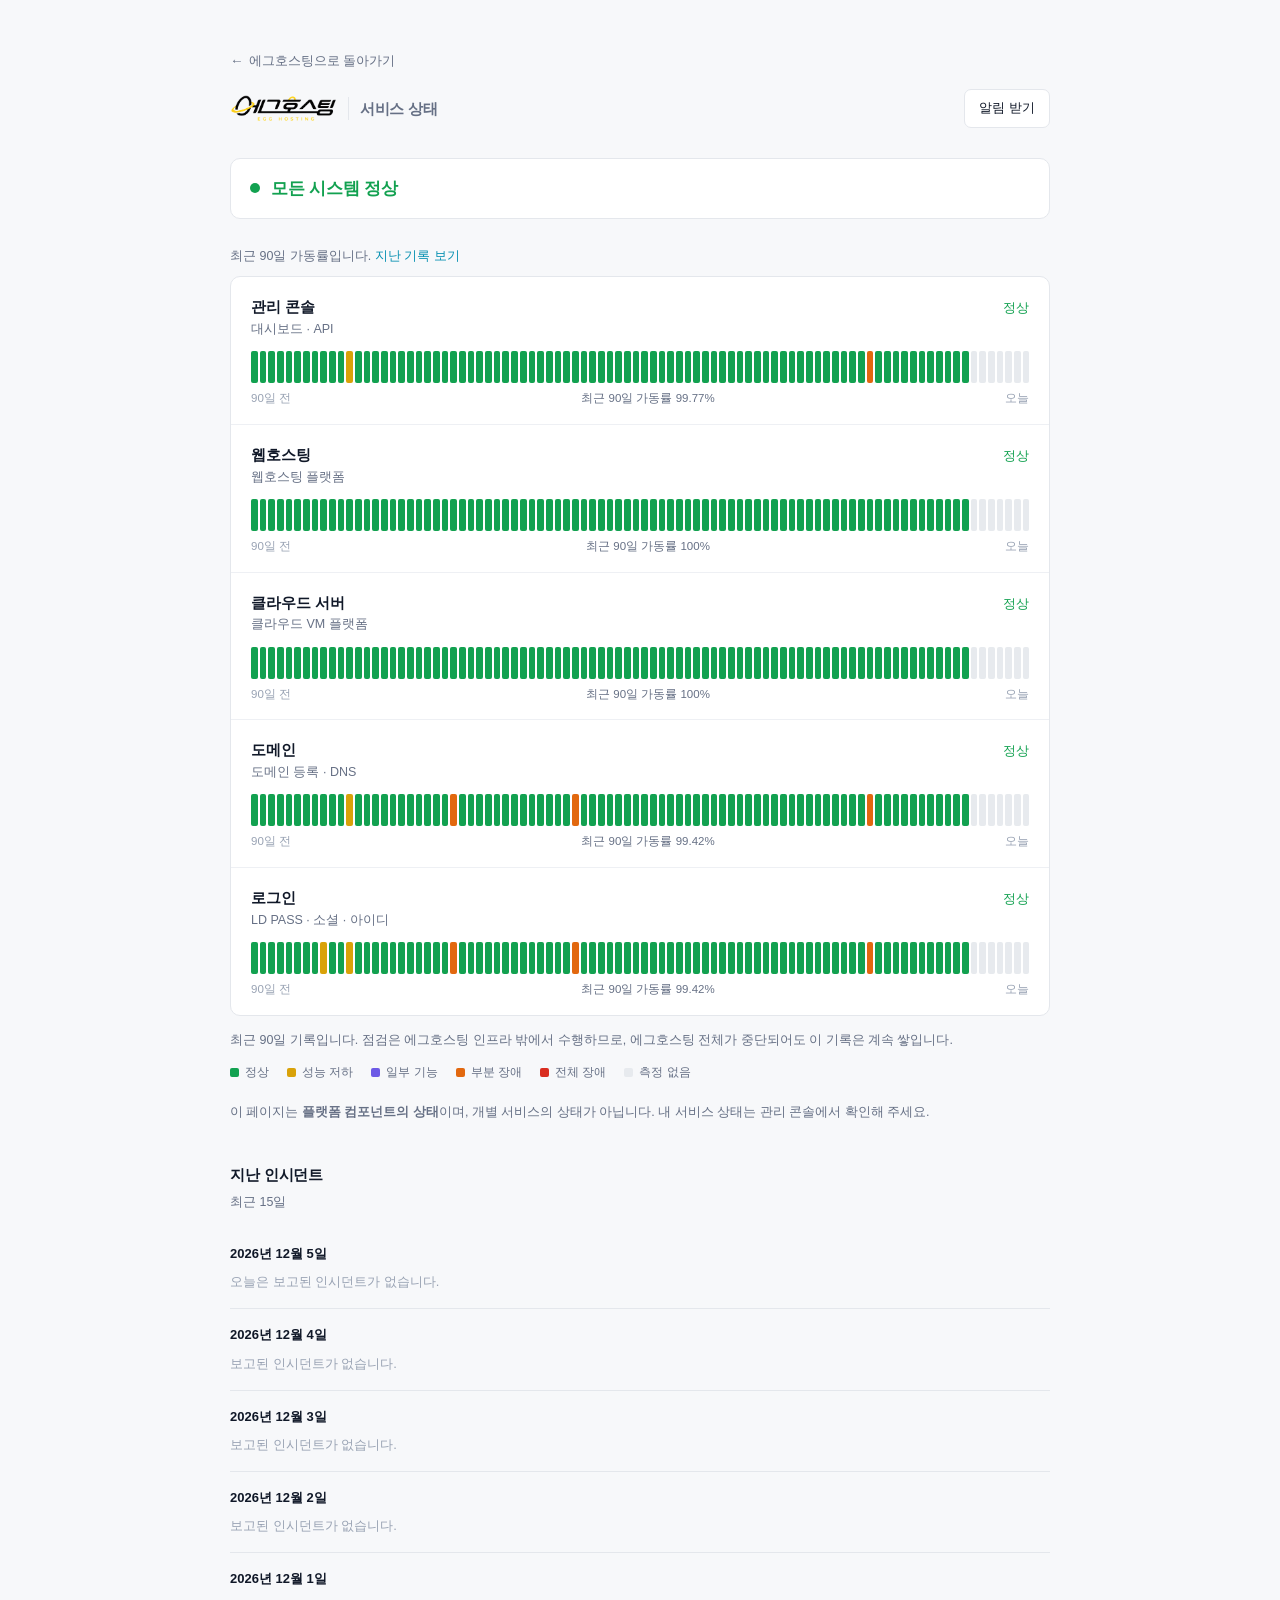
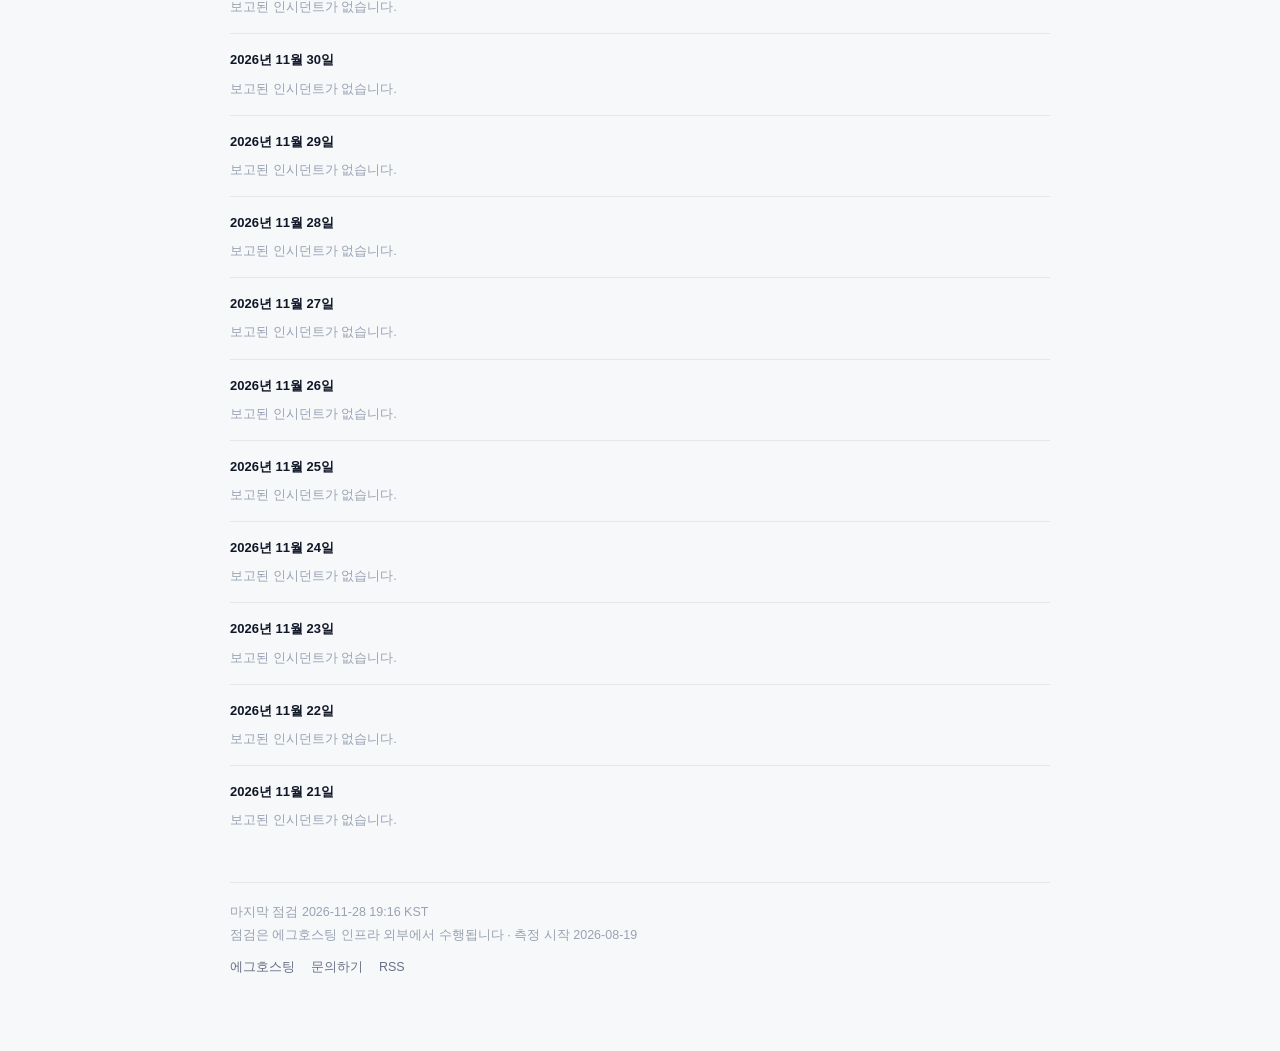
<file: docs/index.html>
<!doctype html>
<html lang="ko">
<head>
<meta charset="utf-8">
<meta name="viewport" content="width=device-width, initial-scale=1">
<title>에그호스팅 서비스 상태</title>
<meta name="description" content="에그호스팅의 서비스별 운영 상태. 에그호스팅 인프라 외부에서 측정합니다.">
<meta property="og:title" content="에그호스팅 서비스 상태">
<meta property="og:description" content="서비스별 운영 상태를 에그호스팅 인프라 외부에서 측정해 공개합니다.">
<meta property="og:type" content="website">
<link rel="alternate" type="application/rss+xml" title="에그호스팅 서비스 상태" href="./feed.xml">
<link rel="icon" type="image/png" href="./favicon.png">
<link rel="stylesheet" href="./common.css">
<style>
  /* 전체 상태 배너 */
  .banner{display:flex;align-items:center;gap:11px;
    border:1px solid var(--line);background:var(--surface);
    border-radius:10px;padding:17px 19px;margin-bottom:28px}
  .banner .mark{width:10px;height:10px;border-radius:50%;flex:0 0 10px;background:var(--nodata)}
  .banner .txt{font-size:16.5px;font-weight:600;letter-spacing:-.01em}
  .banner.ok .mark{background:var(--ok)}             .banner.ok .txt{color:var(--ok)}
  .banner.degraded .mark{background:var(--degraded)} .banner.degraded .txt{color:var(--degraded)}
  .banner.partial .mark{background:var(--partial)}   .banner.partial .txt{color:var(--partial)}
  .banner.major .mark{background:var(--major)}       .banner.major .txt{color:var(--major)}
  .banner.unknown .txt{color:var(--muted)}

  /* 컴포넌트 — 카드 하나 안에서 얇은 divider 로만 구분 */
  .panel{border:1px solid var(--line);background:var(--surface);border-radius:10px;overflow:hidden}
  .comp{padding:19px 20px 16px;border-top:1px solid var(--line-soft)}
  .comp:first-child{border-top:0}
  .comp-head{display:flex;align-items:baseline;justify-content:space-between;gap:14px;margin-bottom:12px}
  .comp-name{font-size:14.5px;font-weight:600;letter-spacing:-.005em}
  .comp-desc{display:block;font-size:12.5px;color:var(--muted);font-weight:400;margin-top:1px;letter-spacing:0}
  .comp-state{font-size:13px;font-weight:550;white-space:nowrap;color:var(--muted)}
  .comp-state.ok{color:var(--ok)} .comp-state.degraded{color:var(--degraded)}
  .comp-state.minor{color:var(--minor)}
  .comp-state.partial{color:var(--partial)} .comp-state.major{color:var(--major)}

  /* 90일 바 */
  .bars{display:flex;gap:2px;height:32px;align-items:stretch}
  .seg{flex:1 1 0;min-width:0;border-radius:2px;background:var(--ok);cursor:default;
    transition:opacity .1s,transform .1s;transform-origin:center bottom}
  .seg.degraded{background:var(--degraded)} .seg.minor{background:var(--minor)}
  .seg.partial{background:var(--partial)} .seg.major{background:var(--major)}
  /* 측정 전·측정 없음. status.claude.com 처럼 높이는 같게 두고 색만 옅게 한다.
     높이를 낮추면 칸마다 길이가 달라 보여 오히려 눈에 걸린다. */
  .seg.nodata{background:var(--nodata)}
  .seg:hover{opacity:.6}
  .axis{display:flex;justify-content:space-between;margin-top:7px;font-size:11.5px;color:var(--faint)}
  .axis .uptime{color:var(--muted);font-variant-numeric:tabular-nums}

  .panel-cap{margin:14px 0 0;font-size:12.5px;color:var(--muted);line-height:1.7}

  /* 인시던트 이력 */
  .day{padding:16px 0;border-top:1px solid var(--line)}
  .day:first-of-type{border-top:0}
  .day-date{font-size:13px;font-weight:650;color:var(--fg);margin-bottom:8px}
  .day-none{font-size:13px;color:var(--faint)}
  .inc{margin-top:16px}
  .inc:first-of-type{margin-top:0}
  .inc-title{font-size:14px;font-weight:600;letter-spacing:-.005em;margin-bottom:7px}
  /* 영향 범위 뱃지. 막대와 같은 색을 쓴다 — 같은 뜻에 다른 색을 쓰면 헷갈린다.
     배경은 색을 옅게 깔고 글자만 진하게. 꽉 찬 색 덩어리는 제목보다 세다. */
  .inc-badge{display:inline-block;margin-right:7px;padding:1px 7px;border-radius:10px;
    font-size:11.5px;font-weight:700;letter-spacing:0;vertical-align:1px;
    color:var(--major);background:color-mix(in srgb,var(--major) 13%,transparent)}
  .inc-badge.partial{color:var(--partial);background:color-mix(in srgb,var(--partial) 13%,transparent)}
  .inc-badge.degraded{color:var(--degraded);background:color-mix(in srgb,var(--degraded) 15%,transparent)}
  .inc-badge.minor{color:var(--minor);background:color-mix(in srgb,var(--minor) 14%,transparent)}
  .inc-updates{margin:0;padding:0;list-style:none}
  .inc-updates li{padding:6px 0 6px 13px;border-left:2px solid var(--line);font-size:13px}
  .inc-updates b{font-weight:600;font-size:12.5px;margin-right:7px}
  .inc-updates time{color:var(--faint);font-size:12px;display:block;margin-top:2px;
    font-variant-numeric:tabular-nums}

  .note{margin-top:20px;color:var(--muted);font-size:12.5px;line-height:1.75}

  @media (max-width:560px){
    .comp{padding:16px 14px 13px}
    .bars{height:28px;gap:1.5px}
    .axis .mid{display:none}
  }
</style>
</head>
<body>
<div class="wrap">
  <!--
    상태판은 대개 다른 사이트에서 넘어와 보는 화면이다. 에구 푸터의 「상태」를
    누르면 여기로 오는데, 돌아갈 길이 없어서 브라우저 뒤로가기를 아는 사람만
    돌아갔다. 온 곳을 여기에 적어 준다.

    기본값은 에그호스팅이다. 자바스크립트가 안 돌아도 아무 데도 못 가는
    화면은 되지 않는다.
  -->
  <a class="back-site" id="back" href="https://egghosting.com" title="돌아가기">
    <span class="arrow" aria-hidden="true">←</span><span id="backText">에그호스팅으로 돌아가기</span>
  </a>

  <header>
    <div class="brand">
      <a href="https://egghosting.com" title="에그호스팅">
        <img class="logo-light" src="./logo-light.png" alt="에그호스팅" width="320" height="81">
        <img class="logo-dark" src="./logo-dark.png" alt="에그호스팅" width="320" height="81">
      </a>
      <h1>서비스 상태</h1>
    </div>
    <div class="subscribe">
      <button class="sub-btn" id="subBtn" aria-expanded="false">알림 받기</button>
      <div class="sub-panel" id="subPanel">
        <p>RSS 리더에 아래 주소를 등록하면 인시던트가 올라올 때 알림을 받을 수 있습니다.</p>
        <a href="./feed.xml" id="feedLink">RSS 피드 열기</a>
      </div>
    </div>
  </header>

  <div class="banner unknown" id="banner">
    <span class="mark"></span><span class="txt">불러오는 중</span>
  </div>

  <!--
    status.claude.com 은 이 문장을 막대 '위' 에 둔다.
    아래에 두면 다 훑고 나서야 「지난 기록도 있다」를 알게 된다.
  -->
  <p class="uptime-link">최근 90일 가동률입니다. <a href="./uptime/">지난 기록 보기</a></p>

  <div class="panel" id="panel"></div>

  <p class="panel-cap">최근 90일 기록입니다. 점검은 에그호스팅 인프라 밖에서 수행하므로,
    에그호스팅 전체가 중단되어도 이 기록은 계속 쌓입니다.</p>

  <div class="legend">
    <span><i class="ok"></i>정상</span>
    <span><i class="degraded"></i>성능 저하</span>
    <span><i class="minor"></i>일부 기능</span>
    <span><i class="partial"></i>부분 장애</span>
    <span><i class="major"></i>전체 장애</span>
    <span><i></i>측정 없음</span>
  </div>

  <div class="note">
    이 페이지는 <b>플랫폼 컴포넌트의 상태</b>이며, 개별 서비스의 상태가 아닙니다.
    내 서비스 상태는 관리 콘솔에서 확인해 주세요.
  </div>

  <!--
    status.claude.com 의 Incidents | Uptime 자리다.
    가동률은 화면을 따로 둔다 — 90일 바는 "지금 어떤가", 달력은 "이번 달 어땠나" 라
    보는 목적이 다르고, 한 화면에 다 넣으면 둘 다 흐려진다.
  -->
  <h2 class="section-title" id="incidents">지난 인시던트</h2>
  <p class="section-sub" id="incSub">최근 14일</p>
  <div id="incidentList"></div>

  <footer>
    <p id="checked">—</p>
    <p id="meta">점검은 에그호스팅 인프라 외부에서 수행됩니다</p>
    <p class="foot-links">
      <a href="https://egghosting.com">에그호스팅</a>
      <a href="https://egghosting.com/support">문의하기</a>
      <a href="./feed.xml">RSS</a>
    </p>
  </footer>
</div>

<div id="tip" role="tooltip"></div>

<script src="./common.js"></script>
<script>
const INCIDENT_DAYS = 15; // "지난 인시던트" 에서 날짜별로 훑을 일수. status.claude.com 과 동일.

function uptimeText(perDay, compId) {
  /* 막대 색과 같은 기준으로 센다. 초록으로 칠해 놓고 %만 깎으면 앞뒤가 안 맞는다. */
  let ok = 0, total = 0;
  for (const key of dayKeys(DAYS)) {
    const c = perDay[key];
    if (!c || !c.total) continue;
    ok += c.total - badSamples(c, (INC_INDEX[compId] || {})[key] || []); total += c.total;
  }
  if (!total) return '측정 데이터 없음';
  const pct = (ok / total) * 100;
  return `가동률 ${pct >= 99.995 ? '100' : pct.toFixed(2)}%`;
}

/* ── 인시던트를 (컴포넌트, 날짜) 로 색인해 툴팁에서 바로 찾도록 한다. ── */
let CORRECTIONS = [];   // 손으로 바로잡은 날 (state.json)
let SLOW_SEC = 0;       // 느림 기준(초). 컴포넌트가 알려준다.
let INCIDENTS = [];
let INC_INDEX = {};   // compId -> dayKey -> [{title, impact}]

function buildIncidentIndex(list, componentIds) {
  const idx = {};
  for (const id of componentIds) idx[id] = {};
  for (const inc of list) {
    const targets = Array.isArray(inc.components) && inc.components.length
      ? inc.components.filter((id) => idx[id]) : componentIds;
    const from = kst(inc.startedAt).key;
    const to = inc.resolvedAt ? kst(inc.resolvedAt).key : dayKeys(1)[0];
    for (const id of targets) {
      for (const key of dayKeys(DAYS)) {
        if (key >= from && key <= to) (idx[id][key] = idx[id][key] || []).push(inc);
      }
    }
  }
  return idx;
}

/* ── 툴팁 ── */

function tipHtml(compId, key, cell, startedAt) {
  const incs0 = (INC_INDEX[compId] || {})[key] || [];
  const g = grade(cell, incs0);
  const measured = !!(cell && cell.total);
  const state = measured ? g.label : (startedAt && key < startedAt ? '측정 시작 전' : '측정 없음');
  const sub = measured && SHOW_UPTIME ? downtimeText(cell, incs0)
    : measured ? '' : '이 날짜는 아직 측정하지 않았습니다.';

  /* 왜 그랬는지. 등급만 보여주면 "그래서 뭐가 문제였는데" 에 답할 수 없다. */
  const cause = causeText(cell);
  const causeHtml = cause ? `<div class="t-sub">${esc(cause)}</div>` : '';

  const slow = cell && cell.slow ? cell.slow : 0;
  const slowHtml = slow
    ? `<div class="t-sub">느린 응답 ${slow}회${SLOW_SEC ? ` (${SLOW_SEC}초 초과)` : ''}</div>`
    : '';

  /* 손으로 바로잡은 날은 그렇다고 밝힌다. 조용히 고치면 이 상태판을 못 믿는다. */
  const fix = (CORRECTIONS || []).find((c) => c.component === compId && c.day === key);
  const fixHtml = fix ? `<div class="t-fix">보정됨 · ${esc(fix.reason)}</div>` : '';

  /* status.claude.com 은 "Related" 아래에 그날 걸린 인시던트 제목을 나열한다. */
  const incs = incs0;
  const incHtml = incs.length
    ? `<div class="t-inc"><span class="t-inc-h">관련</span>${
        incs.map((i) => `<b>${esc(i.title)}</b>`).join('')}</div>`
    : '';

  return `<div class="t-date">${esc(longDate(key))}</div>
    <div class="t-state"><i class="${measured ? g.cls : ''}"></i>${esc(state)}</div>
    ${sub ? `<div class="t-sub">${esc(sub)}</div>` : ''}
    ${causeHtml}${slowHtml}${fixHtml}${incHtml}`;
}


/* ── 렌더 ── */
function renderComponents(state) {
  const comps = state.components || [];
  const daily = state.daily || {};
  const keys = dayKeys(DAYS);

  document.getElementById('panel').innerHTML = comps.map((c) => {
    const perDay = daily[c.id] || {};
    /* 떠 있어도 늘어지면 「정상」 이 아니다. 지금 느린 걸 초록으로 두면
       사람들이 "되는데 왜 이렇게 느리냐" 고 물을 때 이 페이지가 아니라고 답한다. */
    const slowNow = c.up && c.slowMs && c.latencyMs > c.slowMs;
    const cls = !c.up ? 'major' : slowNow ? 'degraded' : 'ok';
    const stateLabel = !c.up ? '장애' : slowNow ? '느림' : '정상';
    const segs = keys.map((key) => {
      const cell = perDay[key];
      const g = grade(cell, (INC_INDEX[c.id] || {})[key] || []);
      return `<div class="seg ${g.cls}" data-comp="${esc(c.id)}" data-key="${esc(key)}"></div>`;
    }).join('');

    return `<div class="comp">
      <div class="comp-head">
        <span class="comp-name">${esc(c.name)}<span class="comp-desc">${esc(c.desc)}</span></span>
        <span class="comp-state ${cls}">${esc(stateLabel)}</span>
      </div>
      <div class="bars">${segs}</div>
      <div class="axis">
        <span>${DAYS}일 전</span>
        ${SHOW_UPTIME ? `<span class="uptime">최근 ${DAYS}일 ${esc(uptimeText(perDay, c.id))}</span>` : '<span></span>'}
        <span>오늘</span>
      </div>
    </div>`;
  }).join('');

  /* 세그먼트가 많아 개별 리스너 대신 위임으로 처리한다. */
  const panel = document.getElementById('panel');
  panel.onmouseover = (e) => {
    const seg = e.target.closest('.seg');
    if (!seg) return;
    const c = comps.find((x) => x.id === seg.dataset.comp);
    if (!c) return;
    const cell = (daily[c.id] || {})[seg.dataset.key];
    showTip(seg, tipHtml(c.id, seg.dataset.key, cell, state.startedAt));
  };
  panel.onmouseout = (e) => { if (e.target.closest('.seg')) hideTip(); };
  panel.onmouseleave = hideTip;
}

function renderBanner(state) {
  const comps = state.components || [];
  const down = comps.filter((c) => !c.up);
  const slow = comps.filter((c) => c.up && c.slowMs && c.latencyMs > c.slowMs);
  const o = comps.length === 0 ? { cls: 'unknown', text: '측정 준비 중' }
    : down.length === comps.length && down.length > 0 ? { cls: 'major', text: '전체 시스템 장애' }
    : down.length > 0 ? { cls: 'partial', text: `일부 시스템 장애 · ${down.length}건` }
    : slow.length > 0 ? { cls: 'degraded', text: `응답 지연 · ${slow.length}건` }
    : { cls: 'ok', text: '모든 시스템 정상' };
  const b = document.getElementById('banner');
  b.className = 'banner ' + o.cls;
  b.querySelector('.txt').textContent = o.text;
}

const INC_STAGE = { investigating: '원인 확인 중', identified: '원인 파악', monitoring: '경과 관찰', resolved: '해결' };

/* 영향 범위. 막대 색과 같은 말을 쓴다 — 상태판 안에서 말이 갈리면 안 된다.
   minor 는 「서비스는 도는데 기능 하나가 안 되는」 경우다. 소셜 로그인 같은 것. */
const INC_IMPACT = { major: '전체 장애', partial: '부분 장애', minor: '일부 기능', degraded: '성능 저하' };

/* status.claude.com 과 같은 형태 — 날짜별로 훑고, 조용한 날은 그렇다고 적는다.
   최신 날짜가 위로 오고, 한 인시던트 안에서는 최신 업데이트(해결)가 위로 온다. */
function renderIncidents() {
  const today = dayKeys(1)[0];

  const html = dayKeys(INCIDENT_DAYS).reverse().map((key) => {
    const todays = INCIDENTS.filter((i) => kst(i.startedAt).key === key);
    if (todays.length === 0) {
      return `<div class="day">
        <div class="day-date">${esc(longDate(key))}</div>
        <div class="day-none">${key === today ? '오늘은 보고된 인시던트가 없습니다.' : '보고된 인시던트가 없습니다.'}</div>
      </div>`;
    }
    const items = todays.map((inc) => {
      /* 시간 역순. 입력 순서를 믿지 않고 at 으로 정렬한다. */
      const updates = [...(inc.updates || [])]
        .sort((a, b) => String(b.at).localeCompare(String(a.at)))
        .map((u) => `<li>
          <b>${esc(INC_STAGE[u.status] || u.status || '')}</b>· ${esc(u.body || '')}
          <time>${esc(fmtKst(u.at))}</time></li>`).join('');
      /* 영향 범위를 색으로 먼저 보인다. 「전체가 죽었나 기능 하나인가」가
         제목을 읽기 전에 구분돼야 한다. */
      /* 영향 범위를 색으로 먼저 보인다. 「전체가 죽었나 기능 하나인가」가
         제목을 읽기 전에 구분돼야 한다. */
      const badge = INC_IMPACT[inc.impact]
        ? `<span class="inc-badge ${esc(inc.impact)}">${esc(INC_IMPACT[inc.impact])}</span>`
        : '';
      return `<div class="inc">
        <div class="inc-title">${badge}${esc(inc.title)}</div>
        <ul class="inc-updates">${updates}</ul>
      </div>`;
    }).join('');
    return `<div class="day"><div class="day-date">${esc(longDate(key))}</div>${items}</div>`;
  }).join('');

  document.getElementById('incidentList').innerHTML = html;
  document.getElementById('incSub').textContent = `최근 ${INCIDENT_DAYS}일`;
}

function renderFooter(state) {
  document.getElementById('checked').textContent =
    `마지막 점검 ${state.updatedAt ? fmtKst(state.updatedAt) : '—'}`;
  document.getElementById('meta').textContent =
    '점검은 에그호스팅 인프라 외부에서 수행됩니다'
    + (state.startedAt ? ` · 측정 시작 ${state.startedAt}` : '');
}

/* ── 구독 패널 ── */
const subBtn = document.getElementById('subBtn');
const subPanel = document.getElementById('subPanel');
subBtn.addEventListener('click', (e) => {
  e.stopPropagation();
  const open = subPanel.classList.toggle('open');
  subBtn.setAttribute('aria-expanded', String(open));
});
document.addEventListener('click', () => {
  subPanel.classList.remove('open');
  subBtn.setAttribute('aria-expanded', 'false');
});
/* 상대경로 RSS 는 리더에 붙여넣기 어려우므로 절대주소로 바꿔준다. */
document.getElementById('feedLink').href = new URL('./feed.xml', location.href).href;

/* ── 로드 ── */

function load() {
  Promise.all([
    fetch('./state.json', noStore).then((r) => {
      if (!r.ok) throw new Error('HTTP ' + r.status); return r.json();
    }),
    /* 인시던트는 사람이 쓰는 파일이라 없을 수 있다. 없으면 조용히 빈 목록. */
    fetch('./incidents.json', noStore).then((r) => (r.ok ? r.json() : [])).catch(() => []),
  ]).then(([state, incidents]) => {
    INCIDENTS = Array.isArray(incidents) ? incidents : [];
    CORRECTIONS = Array.isArray(state.corrections) ? state.corrections : [];
    SLOW_SEC = Math.round(((state.components || [])[0]?.slowMs || 0) / 1000);
    INC_INDEX = buildIncidentIndex(INCIDENTS, (state.components || []).map((c) => c.id));
    renderBanner(state);
    renderComponents(state);
    renderIncidents();
    renderFooter(state);
  }).catch(() => {
    const b = document.getElementById('banner');
    b.className = 'banner unknown';
    b.querySelector('.txt').textContent = '상태를 불러올 수 없습니다';
  });
}

load();
/* 열어둔 채로도 갱신되도록. 전체 새로고침 대신 데이터만 다시 읽는다. */
setInterval(load, 120000);
window.addEventListener('scroll', hideTip, { passive: true });
</script>
</body>
</html>
</file>
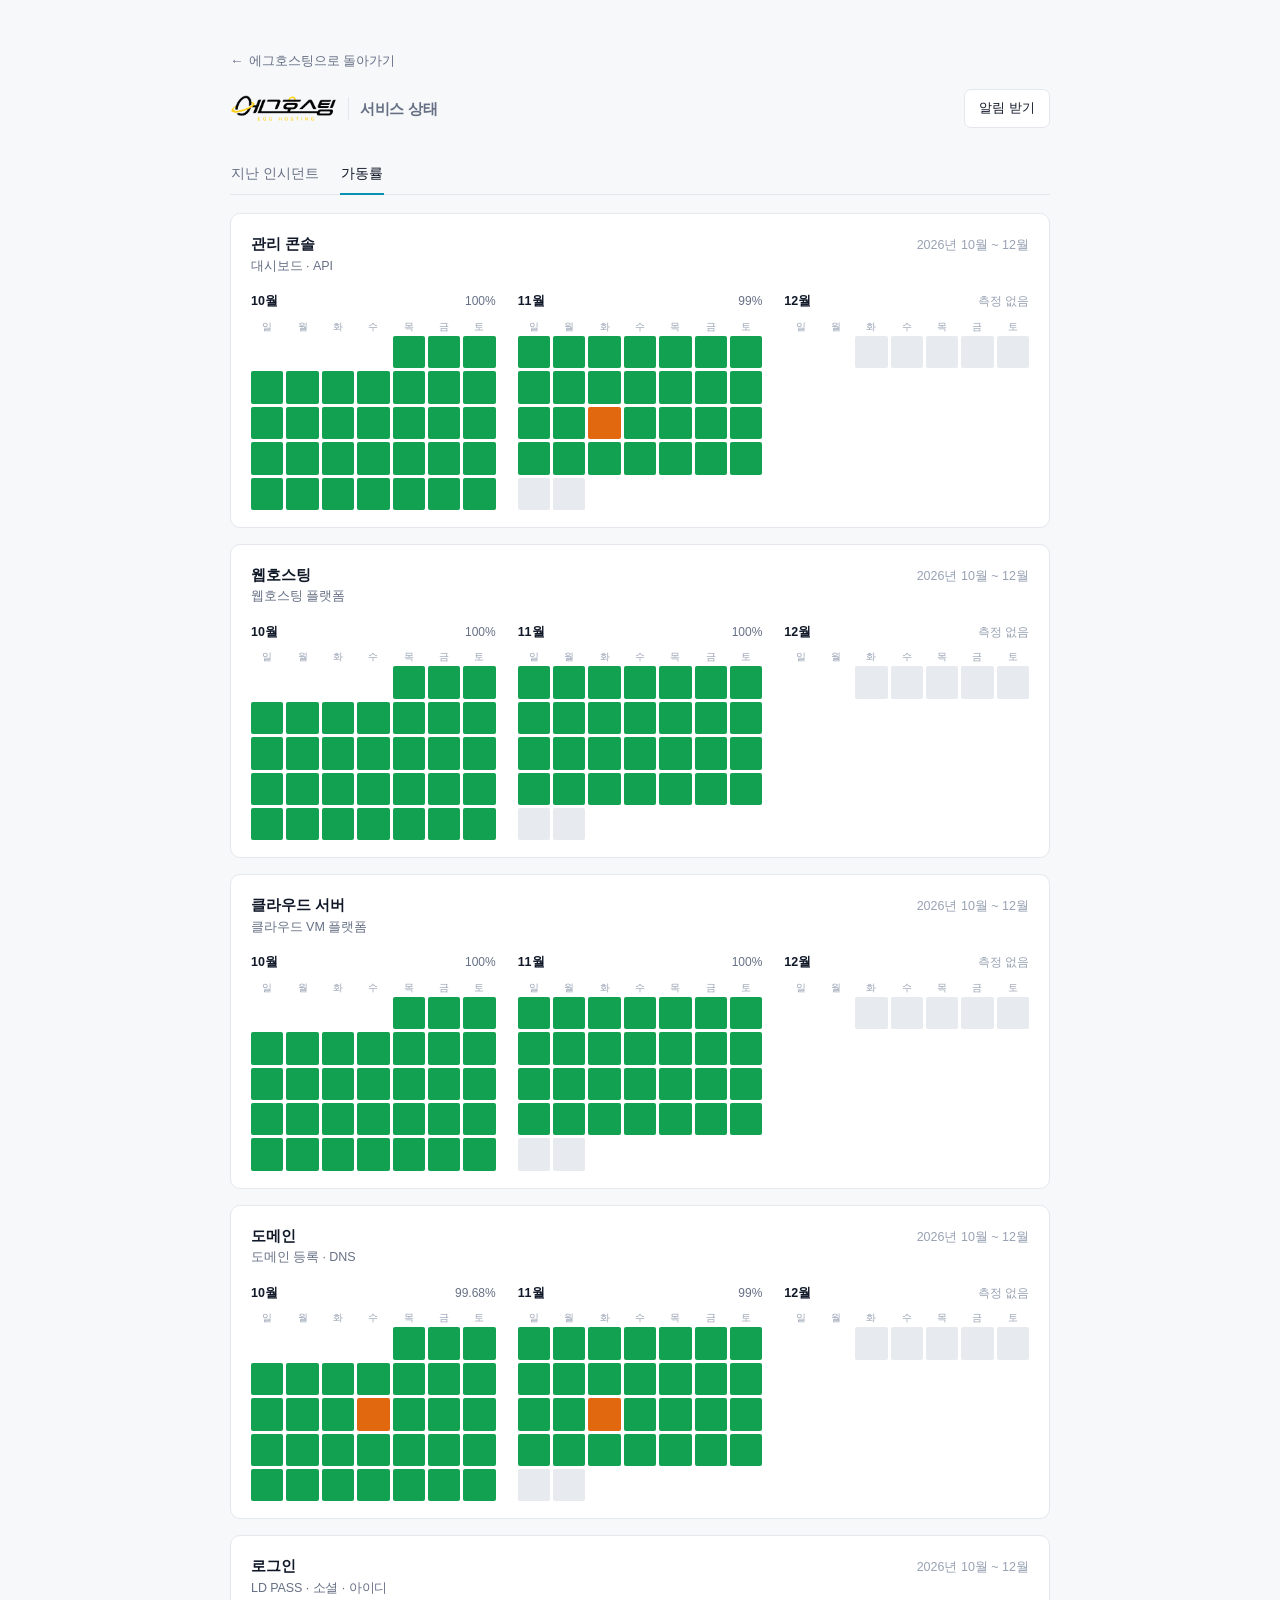
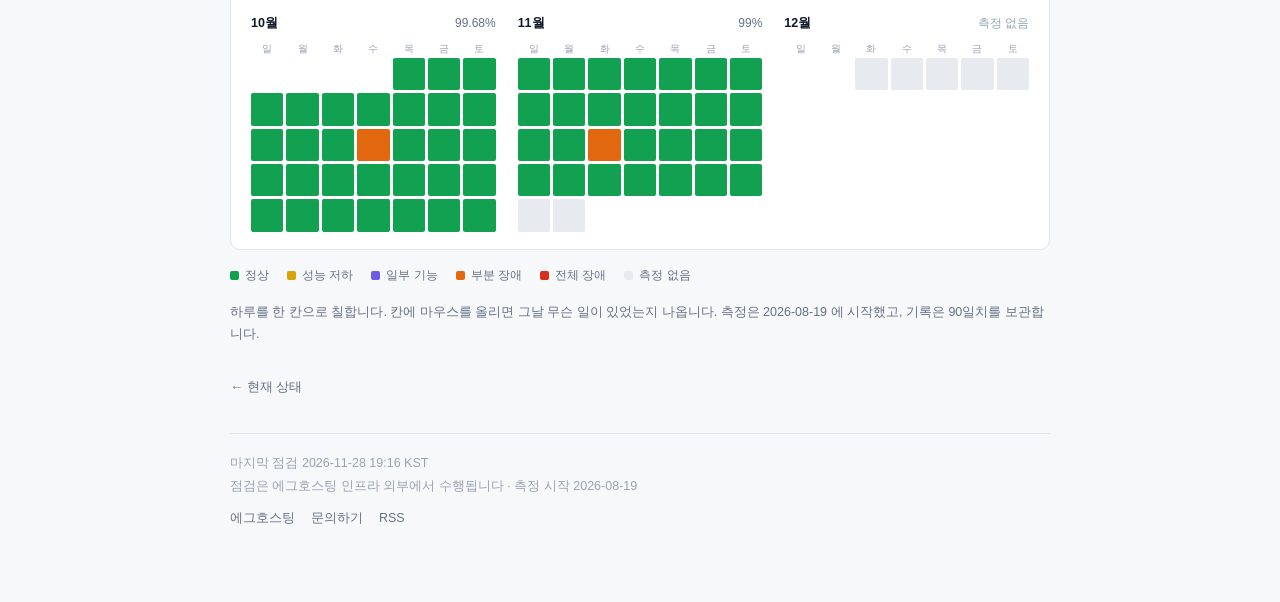
<file: docs/uptime/index.html>
<!doctype html>
<html lang="ko">
<head>
<meta charset="utf-8">
<meta name="viewport" content="width=device-width, initial-scale=1">
<title>가동률 — 에그호스팅 서비스 상태</title>
<meta name="description" content="에그호스팅 서비스별 월간 가동률. 에그호스팅 인프라 외부에서 측정합니다.">
<meta name="robots" content="noindex">
<link rel="alternate" type="application/rss+xml" title="에그호스팅 서비스 상태" href="../feed.xml">
<link rel="icon" type="image/png" href="../favicon.png">
<link rel="stylesheet" href="../common.css">
<style>
  /* 컴포넌트 한 덩어리 */
  .uc{border:1px solid var(--line);background:var(--surface);border-radius:10px;
    padding:19px 20px 17px;margin-bottom:16px}
  .uc-head{display:flex;align-items:baseline;justify-content:space-between;gap:14px;
    flex-wrap:wrap;margin-bottom:16px}
  .uc-name{font-size:14.5px;font-weight:600;letter-spacing:-.005em}
  .uc-desc{display:block;font-size:12.5px;color:var(--muted);font-weight:400;margin-top:1px}
  .uc-range{font-size:12.5px;color:var(--faint);white-space:nowrap;font-variant-numeric:tabular-nums}

  /* 달력 석 달 */
  .months{display:grid;grid-template-columns:repeat(3,1fr);gap:22px}
  /* 달이 적을 때 한 칸이 화면 폭만큼 늘어나면 네모가 커져서 달력으로 안 보인다. */
  .months.few{grid-template-columns:repeat(auto-fit,minmax(0,220px));justify-content:start}
  .month-head{display:flex;align-items:baseline;justify-content:space-between;gap:8px;margin-bottom:8px}
  .month-name{font-size:12.5px;font-weight:600;margin:0}
  .month-rate{font-size:12px;color:var(--muted);font-variant-numeric:tabular-nums}
  .month-rate.none{color:var(--faint)}

  /* 요일 머리 + 날짜 칸. 한 줄 7칸으로 실제 달력처럼 놓는다. */
  .dow{display:grid;grid-template-columns:repeat(7,1fr);gap:3px;margin-bottom:3px}
  .dow span{font-size:9.5px;color:var(--faint);text-align:center;line-height:1.4}
  .days{display:grid;grid-template-columns:repeat(7,1fr);gap:3px}
  .day{aspect-ratio:1;border-radius:2px;background:var(--nodata);cursor:default;
    transition:opacity .1s}
  .day.ok{background:var(--ok)} .day.degraded{background:var(--degraded)}
  .day.minor{background:var(--minor)}
  .day.partial{background:var(--partial)} .day.major{background:var(--major)}
  .day.blank{background:transparent;cursor:default}
  .day:not(.blank):hover{opacity:.6}

  .cap{margin:18px 0 0;font-size:12.5px;color:var(--muted);line-height:1.7}

  @media (max-width:640px){
    .months{grid-template-columns:1fr;gap:20px}
    .uc{padding:16px 14px 14px}
  }
</style>
</head>
<body>
<div class="wrap">
  <!--
    상태판은 대개 다른 사이트에서 넘어와 보는 화면이다. 에구 푸터의 「상태」를
    누르면 여기로 오는데, 돌아갈 길이 없어서 브라우저 뒤로가기를 아는 사람만
    돌아갔다. 온 곳을 여기에 적어 준다.

    기본값은 에그호스팅이다. 자바스크립트가 안 돌아도 아무 데도 못 가는
    화면은 되지 않는다.
  -->
  <a class="back-site" id="back" href="https://egghosting.com" title="돌아가기">
    <span class="arrow" aria-hidden="true">←</span><span id="backText">에그호스팅으로 돌아가기</span>
  </a>

  <header>
    <div class="brand">
      <a href="https://egghosting.com" title="에그호스팅">
        <img class="logo-light" src="../logo-light.png" alt="에그호스팅" width="320" height="81">
        <img class="logo-dark" src="../logo-dark.png" alt="에그호스팅" width="320" height="81">
      </a>
      <h1>서비스 상태</h1>
    </div>
    <div class="subscribe">
      <button class="sub-btn" id="subBtn" aria-expanded="false">알림 받기</button>
      <div class="sub-panel" id="subPanel">
        <p>RSS 리더에 아래 주소를 등록하면 인시던트가 올라올 때 알림을 받을 수 있습니다.</p>
        <a href="../feed.xml" id="feedLink">RSS 피드 열기</a>
      </div>
    </div>
  </header>

  <nav class="tabs">
    <a href="../#incidents">지난 인시던트</a>
    <a href="./" class="on" aria-current="page">가동률</a>
  </nav>

  <div id="panel"></div>

  <div class="legend">
    <span><i class="ok"></i>정상</span>
    <span><i class="degraded"></i>성능 저하</span>
    <span><i class="minor"></i>일부 기능</span>
    <span><i class="partial"></i>부분 장애</span>
    <span><i class="major"></i>전체 장애</span>
    <span><i></i>측정 없음</span>
  </div>

  <p class="cap" id="cap">하루를 한 칸으로 칠합니다. 칸에 마우스를 올리면 그날 무슨 일이 있었는지 나옵니다.</p>

  <p class="back"><a href="../">← 현재 상태</a></p>

  <footer>
    <p id="checked">—</p>
    <p id="meta">점검은 에그호스팅 인프라 외부에서 수행됩니다</p>
    <p class="foot-links">
      <a href="https://egghosting.com">에그호스팅</a>
      <a href="https://egghosting.com/support">문의하기</a>
      <a href="../feed.xml">RSS</a>
    </p>
  </footer>
</div>

<div id="tip" role="tooltip"></div>

<script src="../common.js"></script>
<script>
/* 몇 달치를 보여줄지. status.claude.com 과 같이 석 달. */
const MONTHS = 3;

/* 보관 기간(probe.mjs 의 RETAIN_DAYS)보다 뒤로는 갈 수 없다. 데이터가 지워져 있다. */
const RETAIN_DAYS = 90;

const DOW = ['일', '월', '화', '수', '목', '금', '토'];

let STATE = null;
let CORRECTIONS = [];
/* 사람이 적은 인시던트. 점검이 못 본 장애가 여기 담긴다. (compId → 날짜 → [인시던트]) */
let INC_INDEX = {};

/** 오늘(KST)의 연·월. 달력의 기준점이다. */
function thisMonth() {
  const k = new Date(Date.now() + 9 * 3600 * 1000);
  return { y: k.getUTCFullYear(), m: k.getUTCMonth() + 1 };
}

function shift({ y, m }, by) {
  const t = (y * 12 + (m - 1)) + by;
  return { y: Math.floor(t / 12), m: (t % 12) + 1 };
}

const pad = (n) => String(n).padStart(2, '0');
const keyOf = (y, m, d) => `${y}-${pad(m)}-${pad(d)}`;

/** 그 달의 날짜 키를 전부. 오늘 이후는 뺀다 — 아직 오지 않은 날을 회색으로 그리면 장애처럼 보인다. */
function daysOf(y, m) {
  const last = new Date(Date.UTC(y, m, 0)).getUTCDate();
  const today = dayKeys(1)[0];
  const out = [];
  for (let d = 1; d <= last; d += 1) {
    const key = keyOf(y, m, d);
    out.push({ key, future: key > today });
  }
  return out;
}

/** 그 달 무슨 요일부터 시작하는지. 앞을 빈 칸으로 채워 달력 모양을 맞춘다. */
const firstDow = (y, m) => new Date(Date.UTC(y, m - 1, 1)).getUTCDay();

/**
 * 한 달 가동률.
 *
 * <p>잰 날만 센다. 측정 시작 전이나 빠진 날을 100%로 치면 실제보다 좋아 보인다.
 * 잰 날이 하나도 없으면 숫자를 만들지 않고 「측정 없음」이라고 쓴다.
 */
function monthRate(perDay, y, m, compId) {
  /* 막대 색과 같은 기준으로 센다. 점검이 못 본 장애(인시던트)도 같이 깎는다 —
     초록으로 칠해 놓고 %만 다르게 하면 앞뒤가 안 맞는다. */
  let ok = 0;
  let total = 0;
  let measured = 0;
  for (const { key } of daysOf(y, m)) {
    const c = perDay[key];
    if (!c || !c.total) continue;
    ok += c.total - badSamples(c, (INC_INDEX[compId] || {})[key] || []);
    total += c.total;
    measured += 1;
  }
  if (!total) return { text: '측정 없음', none: true, measured: 0 };
  const pct = (ok / total) * 100;
  // 99.999% 를 100% 로 올려 적지 않는다. 한 번이라도 떨어졌으면 100 이 아니다.
  const text = (ok === total ? '100' : Math.floor(pct * 100) / 100).toString() + '%';
  return { text, none: false, measured };
}

function tipFor(compId, key, cell) {
  const incs = (INC_INDEX[compId] || {})[key] || [];
  const g = grade(cell, incs);
  const measured = Boolean(cell && cell.total);
  const started = STATE && STATE.startedAt;
  const state = measured ? g.label : (started && key < started ? '측정 시작 전' : '측정 없음');
  const cause = causeText(cell);
  const slow = cell && cell.slow ? cell.slow : 0;
  const fix = CORRECTIONS.find((c) => c.component === compId && c.day === key);
  return `<div class="t-date">${esc(longDate(key))}</div>
    <div class="t-state"><i class="${measured ? g.cls : ''}"></i>${esc(state)}</div>
    ${measured && SHOW_UPTIME ? `<div class="t-sub">${esc(downtimeText(cell, incs))}</div>` : ''}
    ${cause ? `<div class="t-sub">${esc(cause)}</div>` : ''}
    ${slow ? `<div class="t-sub">느린 응답 ${slow}회</div>` : ''}
    ${fix ? `<div class="t-fix">보정됨 · ${esc(fix.reason)}</div>` : ''}`;
}

function render() {
  const comps = STATE.components || [];
  const daily = STATE.daily || {};
  const base = thisMonth();
  /*
    측정 시작 전의 달은 그리지 않는다.

    석 달을 고정으로 그리면 시작 전 달이 빈 회색 격자로 남아 가로의 절반을 먹는다.
    없는 걸 자리까지 잡아 보여줄 이유가 없다. 데이터가 쌓이면 저절로 석 달이 된다.
  */
  const started = STATE.startedAt ? { y: Number(STATE.startedAt.slice(0, 4)), m: Number(STATE.startedAt.slice(5, 7)) } : null;
  const months = [];
  for (let i = MONTHS - 1; i >= 0; i -= 1) {
    const m = shift(base, -i);
    if (started && (m.y * 12 + m.m) < (started.y * 12 + started.m)) {
      continue;
    }
    months.push(m);
  }
  if (months.length === 0) months.push(base);

  /* 한 달뿐이면 「8월 ~ 8월」 이라고 쓰지 않는다. 해가 갈리면 뒤쪽 해도 적는다. */
  const first = months[0];
  const last = months[months.length - 1];
  const rangeText = months.length === 1
    ? `${first.y}년 ${first.m}월`
    : first.y === last.y
      ? `${first.y}년 ${first.m}월 ~ ${last.m}월`
      : `${first.y}년 ${first.m}월 ~ ${last.y}년 ${last.m}월`;

  document.getElementById('panel').innerHTML = comps.map((c) => {
    const perDay = daily[c.id] || {};
    const cal = months.map(({ y, m }) => {
      const rate = monthRate(perDay, y, m, c.id);
      const blanks = Array.from({ length: firstDow(y, m) }, () => '<div class="day blank"></div>').join('');
      const cells = daysOf(y, m).map(({ key, future }) => {
        if (future) return '<div class="day blank"></div>';
        const g = grade(perDay[key], (INC_INDEX[c.id] || {})[key] || []);
        return `<div class="day ${g.cls}" data-comp="${esc(c.id)}" data-key="${esc(key)}"></div>`;
      }).join('');
      return `<div class="month">
        <div class="month-head">
          <h3 class="month-name">${y === base.y ? '' : y + '년 '}${m}월</h3>
          ${SHOW_UPTIME ? `<span class="month-rate${rate.none ? ' none' : ''}">${esc(rate.text)}</span>` : ''}
        </div>
        <div class="dow">${DOW.map((d) => `<span>${d}</span>`).join('')}</div>
        <div class="days">${blanks}${cells}</div>
      </div>`;
    }).join('');

    return `<section class="uc">
      <div class="uc-head">
        <span class="uc-name">${esc(c.name)}<span class="uc-desc">${esc(c.desc)}</span></span>
        <span class="uc-range">${esc(rangeText)}</span>
      </div>
      <div class="months${months.length < 3 ? ' few' : ''}">${cal}</div>
    </section>`;
  }).join('');

  /* 칸이 많아 개별 리스너 대신 위임으로 처리한다. */
  const panel = document.getElementById('panel');
  panel.onmouseover = (e) => {
    const day = e.target.closest('.day');
    if (!day || !day.dataset.key) return;
    const cell = (daily[day.dataset.comp] || {})[day.dataset.key];
    showTip(day, tipFor(day.dataset.comp, day.dataset.key, cell));
  };
  panel.onmouseout = (e) => { if (e.target.closest('.day')) hideTip(); };
  panel.onmouseleave = hideTip;

  document.getElementById('checked').textContent =
    `마지막 점검 ${STATE.updatedAt ? fmtKst(STATE.updatedAt) : '—'}`;
  document.getElementById('meta').textContent =
    '점검은 에그호스팅 인프라 외부에서 수행됩니다'
    + (STATE.startedAt ? ` · 측정 시작 ${STATE.startedAt}` : '');

  if (STATE.startedAt) {
    document.getElementById('cap').textContent =
      `하루를 한 칸으로 칠합니다. 칸에 마우스를 올리면 그날 무슨 일이 있었는지 나옵니다.`
      + ` 측정은 ${STATE.startedAt} 에 시작했고, 기록은 ${RETAIN_DAYS}일치를 보관합니다.`;
  }
}

/* ── 구독 패널 (현재 상태 화면과 같은 동작) ── */
const subBtn = document.getElementById('subBtn');
const subPanel = document.getElementById('subPanel');
subBtn.addEventListener('click', () => {
  const open = subPanel.classList.toggle('open');
  subBtn.setAttribute('aria-expanded', String(open));
});
document.addEventListener('click', (e) => {
  if (subPanel.contains(e.target) || subBtn.contains(e.target)) return;
  subPanel.classList.remove('open');
  subBtn.setAttribute('aria-expanded', 'false');
});
document.getElementById('feedLink').href = new URL('../feed.xml', location.href).href;

/* 날짜 키를 하루 넘긴다. 인시던트가 자정을 걸치면 양쪽 날에 다 걸어야 한다. */
function nextKey(key) {
  const [y, m, d] = key.split('-').map(Number);
  const t = new Date(Date.UTC(y, m - 1, d + 1));
  return keyOf(t.getUTCFullYear(), t.getUTCMonth() + 1, t.getUTCDate());
}

/* 인시던트를 (컴포넌트, 날짜) 로 색인한다. 목록 화면과 같은 규칙이다 —
   두 화면이 같은 날을 다른 색으로 칠하면 안 된다. */
function indexIncidents(list, ids) {
  const idx = {};
  for (const id of ids) idx[id] = {};
  for (const inc of (Array.isArray(list) ? list : [])) {
    const targets = Array.isArray(inc.components) && inc.components.length
      ? inc.components.filter((id) => idx[id]) : ids;
    const from = kst(inc.startedAt).key;
    const to = inc.resolvedAt ? kst(inc.resolvedAt).key : from;
    for (let k = from; ; k = nextKey(k)) {
      for (const id of targets) (idx[id][k] = idx[id][k] || []).push(inc);
      if (k >= to) break;
    }
  }
  return idx;
}

function load() {
  Promise.all([
    fetch('../state.json', noStore)
      .then((r) => { if (!r.ok) throw new Error('HTTP ' + r.status); return r.json(); }),
    fetch('../incidents.json', noStore).then((r) => (r.ok ? r.json() : [])).catch(() => []),
  ])
    .then(([state, incidents]) => {
      STATE = state;
      CORRECTIONS = Array.isArray(state.corrections) ? state.corrections : [];
      INC_INDEX = indexIncidents(incidents, (state.components || []).map((c) => c.id));
      render();
    })
    .catch(() => {
      document.getElementById('panel').innerHTML =
        '<p class="cap">가동률을 불러오지 못했습니다.</p>';
    });
}

load();
setInterval(load, 300000);
window.addEventListener('scroll', hideTip, { passive: true });
</script>
</body>
</html>
</file>
<file: docs/common.css>
/*
  두 화면(현재 상태 · 가동률)이 같이 쓰는 껍데기.

  색·글꼴·헤더·푸터·툴팁이 여기 있다. 한쪽만 고쳐서 두 화면이 달라 보이는 일이
  없게 하려고 뺐다.
*/
  :root{
    --bg:#f7f8fa; --surface:#fff; --line:#e4e7ec; --line-soft:#eef0f4;
    --fg:#101828; --muted:#667085; --faint:#98a2b3;
    --accent:#0891b2;
    --ok:#12a150; --degraded:#d9a209; --partial:#e2680f; --major:#d92d20;
    /* 서비스는 도는데 기능 하나가 안 되는 경우. 초록→노랑→주황→빨강 이 줄과
       섞이면 「얼마나 나쁜가」로 읽힌다. 그 줄 밖의 색을 써서 종류가 다름을 보인다. */
    --minor:#6d5ae6;
    --nodata:#e7eaee;
    --tip-bg:#1d2530; --tip-fg:#eef2f6; --tip-muted:#a7b2be; --tip-line:#333d4b;
  }
  @media (prefers-color-scheme:dark){
    :root{
      --bg:#0f1115; --surface:#161a21; --line:#252b35; --line-soft:#1e232b;
      --fg:#e6edf3; --muted:#93a0ae; --faint:#6b7885;
      --accent:#22d3ee;
      --ok:#2ea86a; --degraded:#c99a12; --partial:#d4711d; --major:#e05353;
      --minor:#8b7bf0;
      --nodata:#232830;
      --tip-bg:#252b35; --tip-fg:#e6edf3; --tip-muted:#93a0ae; --tip-line:#39414d;
    }
  }

  *{box-sizing:border-box}
  html{-webkit-text-size-adjust:100%}
  body{
    margin:0;background:var(--bg);color:var(--fg);
    font-family:-apple-system,BlinkMacSystemFont,"Pretendard","Apple SD Gothic Neo","Malgun Gothic",sans-serif;
    line-height:1.55;-webkit-font-smoothing:antialiased;
  }
  .wrap{max-width:860px;margin:0 auto;padding:48px 20px 72px}

  /*
    이 상태판을 떠나 온 곳으로 돌아가는 줄. 헤더 위에 한 줄로 둔다.

    상자를 씌우지 않는다 — 아래가 전부 카드라 버튼까지 카드로 만들면
    화면이 상자 더미가 된다. 화살표와 이름만으로 눌러야 할 것으로 읽힌다.

    아래쪽 .back(가동률 화면의 「← 현재 상태」)과 이름이 다르다.
    그건 상태판 안에서 움직이는 링크고 이건 밖으로 나가는 링크다.
  */
  .back-site{display:inline-flex;align-items:baseline;gap:5px;margin-bottom:18px;
    font-size:12.5px;color:var(--muted);text-decoration:none}
  .back-site:hover{color:var(--fg)}
  .back-site .arrow{font-size:13.5px;line-height:1}

  /* 헤더 · 구독 */
  header{display:flex;align-items:center;justify-content:space-between;gap:16px;
    flex-wrap:wrap;margin-bottom:30px}
  .brand{display:flex;align-items:center;gap:11px;min-width:0}
  .brand a{display:inline-flex;align-items:center;text-decoration:none}
  .brand img{height:27px;width:auto;display:block}
  /* 로고는 밝은 배경용·어두운 배경용 두 벌이다. 테마에 맞는 쪽만 남긴다. */
  .brand .logo-dark{display:none}
  @media (prefers-color-scheme:dark){
    .brand .logo-light{display:none}
    .brand .logo-dark{display:block}
  }
  .brand h1{font-size:15px;margin:0;font-weight:600;color:var(--muted);
    letter-spacing:-.01em;padding-left:11px;border-left:1px solid var(--line);
    white-space:nowrap}
  .subscribe{position:relative}
  .sub-btn{font:inherit;font-size:13px;font-weight:550;color:var(--fg);cursor:pointer;
    background:var(--surface);border:1px solid var(--line);border-radius:7px;padding:8px 14px}
  .sub-btn:hover{background:var(--line-soft)}
  .sub-panel{position:absolute;right:0;top:calc(100% + 7px);width:272px;z-index:20;
    background:var(--surface);border:1px solid var(--line);border-radius:9px;
    padding:15px 16px;box-shadow:0 8px 24px rgba(16,24,40,.10);display:none}
  .sub-panel.open{display:block}
  .sub-panel p{margin:0 0 10px;font-size:12.5px;color:var(--muted);line-height:1.65}
  .sub-panel a{display:inline-block;font-size:13px;color:var(--accent);text-decoration:none;font-weight:550}
  .sub-panel a:hover{text-decoration:underline}

  /* 범례 */
  .legend{display:flex;flex-wrap:wrap;gap:7px 18px;margin-top:12px;font-size:12px;color:var(--muted)}
  .legend span{display:inline-flex;align-items:center;gap:6px}
  .legend i{width:9px;height:9px;border-radius:2px;display:inline-block;background:var(--nodata)}
  .legend i.ok{background:var(--ok)} .legend i.degraded{background:var(--degraded)}
  .legend i.minor{background:var(--minor)}
  .legend i.partial{background:var(--partial)} .legend i.major{background:var(--major)}

  /* 호버 툴팁 */
  #tip{position:fixed;z-index:60;pointer-events:none;opacity:0;transition:opacity .1s;
    background:var(--tip-bg);color:var(--tip-fg);border-radius:8px;padding:10px 13px;
    font-size:12.5px;line-height:1.6;max-width:270px;
    box-shadow:0 6px 20px rgba(16,24,40,.22)}
  #tip.show{opacity:1}
  #tip .t-date{font-weight:650;font-size:12.5px;margin-bottom:3px}
  #tip .t-state{display:flex;align-items:center;gap:6px;font-weight:550}
  #tip .t-state i{width:8px;height:8px;border-radius:2px;display:inline-block;background:var(--nodata)}
  #tip .t-state i.ok{background:var(--ok)} #tip .t-state i.degraded{background:var(--degraded)}
  #tip .t-state i.minor{background:var(--minor)}
  #tip .t-state i.partial{background:var(--partial)} #tip .t-state i.major{background:var(--major)}
  #tip .t-fix{margin-top:5px;padding-top:5px;border-top:1px solid var(--tip-line);color:var(--tip-muted);font-size:11px}
  #tip .t-sub{color:var(--tip-muted);font-size:12px;margin-top:2px}
  #tip .t-inc{margin-top:8px;padding-top:8px;border-top:1px solid var(--tip-line);font-size:12px}
  #tip .t-inc .t-inc-h{display:block;color:var(--tip-muted);margin-bottom:3px}
  #tip .t-inc b{display:block;font-weight:550;margin-bottom:2px;line-height:1.45}
  #tip .t-inc b:last-child{margin-bottom:0}

  .section-title{font-size:15px;font-weight:650;margin:40px 0 6px;letter-spacing:-.01em}
  .section-sub{margin:0 0 16px;font-size:12.5px;color:var(--muted)}

  footer{margin-top:36px;padding-top:18px;border-top:1px solid var(--line);
    color:var(--faint);font-size:12.5px;line-height:1.8}
  footer p{margin:0}
  footer a{color:var(--muted);text-decoration:none}
  footer a:hover{color:var(--fg);text-decoration:underline}
  .foot-links{margin-top:10px;display:flex;flex-wrap:wrap;gap:16px}

  @media (max-width:560px){
    .wrap{padding:34px 15px 56px}
    #tip{max-width:220px}
  }

  /* 화면 사이 이동. status.claude.com 의 Incidents | Uptime 자리다. */
  .tabs{display:flex;gap:20px;margin:36px 0 18px;border-bottom:1px solid var(--line)}
  .tabs a{font-size:13.5px;font-weight:550;color:var(--muted);text-decoration:none;
    padding:0 1px 9px;margin-bottom:-1px;border-bottom:2px solid transparent}
  .tabs a:hover{color:var(--fg)}
  .tabs a.on{color:var(--fg);border-bottom-color:var(--accent)}
  .back{margin-top:32px;font-size:13px}
  .back a{color:var(--muted);text-decoration:none}
  .back a:hover{color:var(--fg);text-decoration:underline}

  /* 막대 위 한 줄. status.claude.com 의 「Uptime over the past 90 days.」 자리다. */
  .uptime-link{margin:0 0 10px;font-size:12.5px;color:var(--muted)}
  .uptime-link a{color:var(--accent);text-decoration:none}
  .uptime-link a:hover{text-decoration:underline}
</file>
